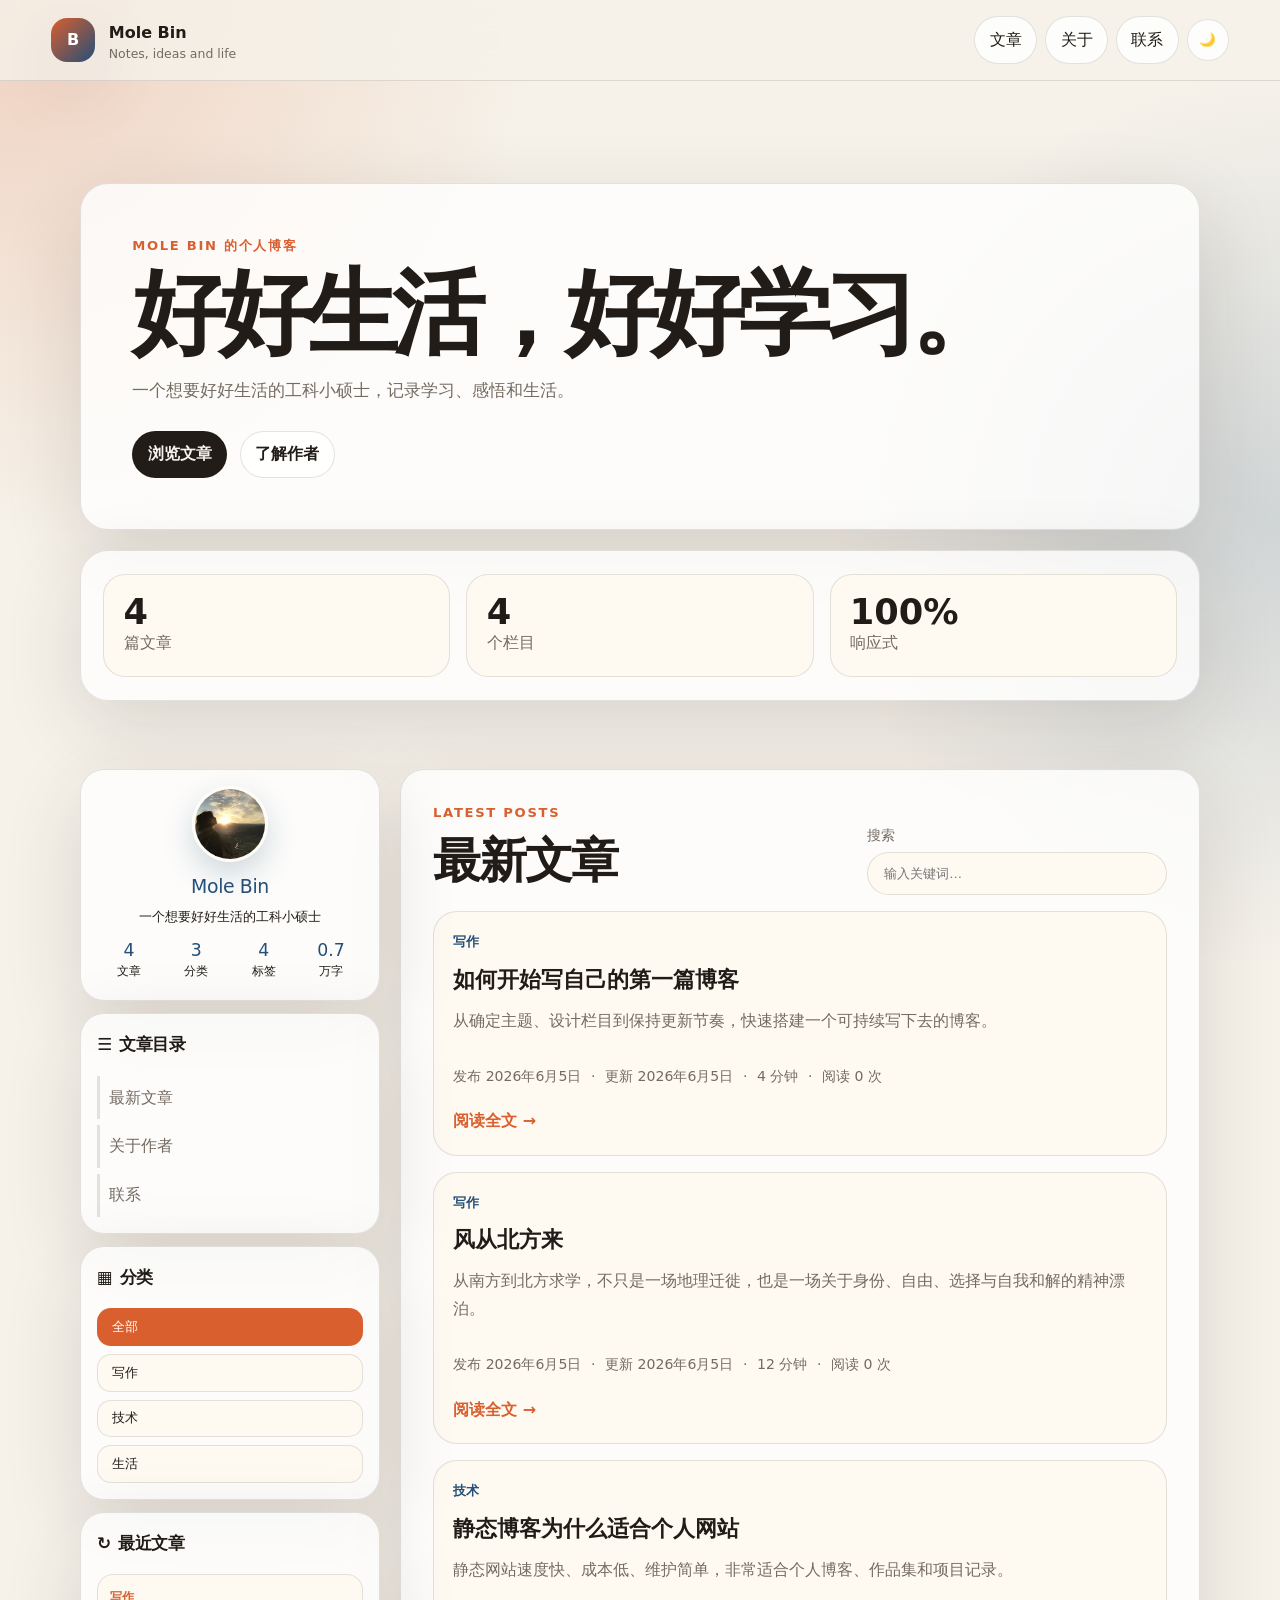
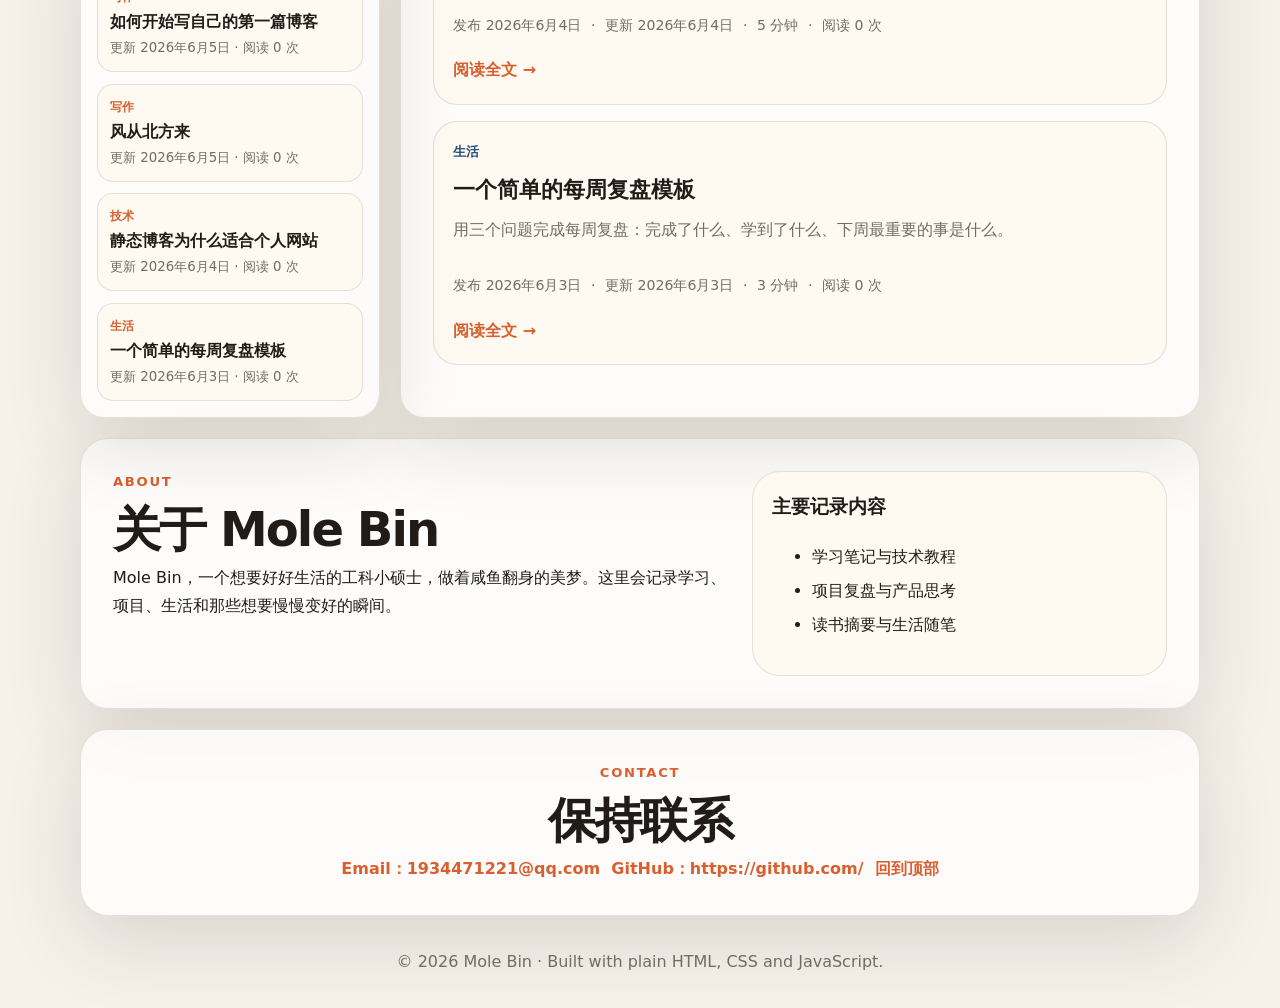
<file: index.html>
<!doctype html>
<html lang="zh-CN">
<head>
  <meta charset="utf-8" />
  <meta name="viewport" content="width=device-width, initial-scale=1" />
  <title>Mole Bin 的个人博客｜学习、写作、生活记录</title>
  <meta name="description" content="Mole Bin 的个人博客，一个想要好好生活的工科小硕士，记录学习笔记、写作感悟、项目复盘和生活灵感。" />
  <meta name="keywords" content="Mole Bin,个人博客,学习笔记,写作,生活记录,工科小硕士,静态博客" />
  <meta name="author" content="Mole Bin" />
  <meta name="robots" content="index, follow" />
  <meta name="google-site-verification" content="IYUHQqWEXm0npSbQ5VCvt4mlcF5uHc3fUXrBnB7VRMw" />
  <link rel="canonical" href="https://molebin.site/" />

  <meta property="og:type" content="website" />
  <meta property="og:title" content="Mole Bin 的个人博客" />
  <meta property="og:description" content="记录学习、写作、项目和生活。好好生活，好好学习。" />
  <meta property="og:url" content="https://molebin.site/" />
  <meta property="og:image" content="https://molebin.site/assets/avatar.jpg" />

  <meta name="twitter:card" content="summary" />
  <meta name="twitter:title" content="Mole Bin 的个人博客" />
  <meta name="twitter:description" content="记录学习、写作、项目和生活。" />
  <meta name="twitter:image" content="https://molebin.site/assets/avatar.jpg" />

  <link rel="sitemap" type="application/xml" href="https://molebin.site/sitemap.xml" />
  <link rel="stylesheet" href="./styles.css?v=20260618d" />
</head>
<body>
  <header class="site-header">
    <a class="brand" href="#top" aria-label="返回首页">
      <span class="brand-mark">B</span>
      <span>
        <strong>Mole Bin</strong>
        <small>Notes, ideas and life</small>
      </span>
    </a>
    <nav class="nav" aria-label="主导航">
      <a href="#posts">文章</a>
      <a href="#about">关于</a>
      <a href="#contact">联系</a>
      <button id="themeToggle" class="icon-button" type="button" aria-label="切换深浅色主题">🌙</button>
    </nav>
  </header>

  <main id="top">
    <section class="hero">
      <div class="hero-content">
        <p class="eyebrow">Mole Bin 的个人博客</p>
        <h1>好好生活，<wbr><span class="title-nowrap">好好学习</span>。</h1>
        <p class="hero-text">一个想要好好生活的工科小硕士，记录学习、感悟和生活。</p>
        <div class="hero-actions">
          <a class="button primary" href="#posts">浏览文章</a>
          <a class="button ghost" href="#about">了解作者</a>
        </div>
      </div>
      <aside class="hero-card" aria-label="博客概览">
        <div class="metric"><strong id="postCount">4</strong><span>篇文章</span></div>
        <div class="metric"><strong>4</strong><span>个栏目</span></div>
        <div class="metric"><strong>100%</strong><span>响应式</span></div>
      </aside>
    </section>

    <section id="posts" class="section posts-section">
      <div class="blog-layout">
        <aside class="left-sidebar" aria-label="作者与文章侧栏">
          <div class="sidebar-card author-card profile-card">
            <img class="author-avatar" src="./assets/avatar.jpg" alt="Mole Bin 的头像" />
            <h3>Mole Bin</h3>
            <p>一个想要好好生活的工科小硕士</p>
            <div class="author-stats" aria-label="博客统计">
              <span><strong id="sidebarPostCount">4</strong><small>文章</small></span>
              <span><strong id="categoryCount">3</strong><small>分类</small></span>
              <span><strong id="tagCount">6</strong><small>标签</small></span>
              <span><strong id="wordCount">0</strong><small>万字</small></span>
            </div>
          </div>

          <div class="sidebar-card toc-card">
            <div class="sidebar-title">
              <h3><span>☰</span> 文章目录</h3>
            </div>
            <nav id="tocList" class="toc-list" aria-label="当前文章目录">
              <a href="#posts">最新文章</a>
              <a href="#about">关于作者</a>
              <a href="#contact">联系</a>
            </nav>
          </div>

          <div class="sidebar-card category-card">
            <div class="sidebar-title">
              <h3><span>▦</span> 分类</h3>
            </div>
            <div id="categoryFilters" class="filters sidebar-filters" aria-label="文章分类筛选"></div>
          </div>

          <div class="sidebar-card latest-card">
            <h3><span>↻</span> 最近文章</h3>
            <div id="latestList" class="latest-list" aria-label="最近文章列表"></div>
          </div>
        </aside>

        <div class="post-main">
          <div class="section-heading">
            <div>
              <p class="eyebrow">Latest Posts</p>
              <h2>最新文章</h2>
            </div>
            <label class="search-box">
              <span>搜索</span>
              <input id="searchInput" type="search" placeholder="输入关键词…" />
            </label>
          </div>
          <div id="postGrid" class="post-grid" aria-live="polite"></div>
          <article id="postReader" class="post-reader" hidden></article>
        </div>
      </div>
    </section>

<section id="about" class="section about-grid">
      <div>
        <p class="eyebrow">About</p>
        <h2>关于 Mole Bin</h2>
        <p>Mole Bin，一个想要好好生活的工科小硕士，做着咸鱼翻身的美梦。这里会记录学习、项目、生活和那些想要慢慢变好的瞬间。</p>
      </div>
      <div class="about-card">
        <h3>主要记录内容</h3>
        <ul>
          <li>学习笔记与技术教程</li>
          <li>项目复盘与产品思考</li>
          <li>读书摘要与生活随笔</li>
        </ul>
      </div>
    </section>

    <section id="contact" class="section contact-card">
      <p class="eyebrow">Contact</p>
      <h2>保持联系</h2>
      <div class="link-row">
        <a href="mailto:1934471221@qq.com">Email：1934471221@qq.com</a>
        <a href="https://github.com/" target="_blank" rel="noreferrer">GitHub：https://github.com/</a>
        <a href="#top">回到顶部</a>
      </div>
    </section>
  </main>

  <footer class="site-footer">
    <p>© <span id="year"></span> Mole Bin · Built with plain HTML, CSS and JavaScript.</p>
  </footer>

  <script src="./script.js?v=20260618d"></script>
</body>
</html>
</file>
<file: styles.css>
:root {
  color-scheme: light;
  --bg: #f6f2ea;
  --surface: rgba(255, 255, 255, 0.78);
  --surface-strong: #fffaf1;
  --text: #211c18;
  --muted: #746b62;
  --line: rgba(33, 28, 24, 0.12);
  --accent: #d95f2e;
  --accent-2: #244f78;
  --shadow: 0 24px 80px rgba(40, 30, 20, 0.14);
  --radius: 28px;
}

[data-theme="dark"] {
  color-scheme: dark;
  --bg: #111318;
  --surface: rgba(28, 31, 39, 0.78);
  --surface-strong: #191c23;
  --text: #f5efe6;
  --muted: #b6afa7;
  --line: rgba(255, 255, 255, 0.12);
  --accent: #ff8b5d;
  --accent-2: #8ec5ff;
  --shadow: 0 24px 80px rgba(0, 0, 0, 0.32);
}

* { box-sizing: border-box; }
html { scroll-behavior: smooth; }
body {
  margin: 0;
  min-height: 100vh;
  background:
    radial-gradient(circle at top left, rgba(217, 95, 46, 0.22), transparent 34rem),
    radial-gradient(circle at right 20%, rgba(36, 79, 120, 0.18), transparent 28rem),
    var(--bg);
  color: var(--text);
  font-family: ui-sans-serif, system-ui, -apple-system, BlinkMacSystemFont, "Segoe UI", "Microsoft YaHei", sans-serif;
  line-height: 1.75;
}

a { color: inherit; text-decoration: none; }
p { margin: 0 0 1rem; }

.site-header {
  position: sticky;
  top: 0;
  z-index: 20;
  display: flex;
  align-items: center;
  justify-content: space-between;
  gap: 1rem;
  padding: 1rem clamp(1rem, 4vw, 4rem);
  backdrop-filter: blur(18px);
  background: color-mix(in srgb, var(--bg), transparent 18%);
  border-bottom: 1px solid var(--line);
}

.brand { display: flex; align-items: center; gap: .85rem; }
.brand-mark {
  display: grid;
  place-items: center;
  width: 44px;
  height: 44px;
  border-radius: 16px;
  color: white;
  font-weight: 900;
  background: linear-gradient(135deg, var(--accent), var(--accent-2));
  box-shadow: var(--shadow);
}
.brand small { display: block; color: var(--muted); font-size: .78rem; line-height: 1.1; }

.nav { display: flex; align-items: center; gap: .5rem; flex-wrap: wrap; justify-content: flex-end; }
.nav a, .icon-button, .filter, .button {
  border: 1px solid var(--line);
  border-radius: 999px;
  padding: .55rem .9rem;
  background: var(--surface);
  color: var(--text);
  cursor: pointer;
  transition: transform .2s ease, border-color .2s ease, background .2s ease;
}
.nav a:hover, .icon-button:hover, .filter:hover, .button:hover { transform: translateY(-1px); border-color: color-mix(in srgb, var(--accent), var(--line)); }
.icon-button { width: 42px; height: 42px; padding: 0; }

main { width: min(1120px, calc(100% - 2rem)); margin: 0 auto; }
.hero {
  display: grid;
  grid-template-columns: 1fr;
  gap: 1.25rem;
  align-items: stretch;
  padding: clamp(3rem, 8vw, 7rem) 0 3rem;
}
.hero-content, .hero-card, .section, .contact-card, .about-card, .post-reader {
  border: 1px solid var(--line);
  border-radius: var(--radius);
  background: var(--surface);
  box-shadow: var(--shadow);
}
.hero-content { padding: clamp(1.5rem, 4vw, 3.5rem); }
.eyebrow {
  margin: 0 0 .6rem;
  color: var(--accent);
  font-size: .82rem;
  font-weight: 800;
  letter-spacing: .13em;
  text-transform: uppercase;
}
.hero h1 {
  margin: 0 0 1rem;
  max-width: 100%;
  font-size: clamp(2.4rem, 8vw, 5.8rem);
  line-height: .98;
  letter-spacing: -0.07em;
  text-wrap: balance;
}
.title-nowrap { white-space: nowrap; }
.hero-text { max-width: 680px; color: var(--muted); font-size: 1.08rem; }
.hero-actions { display: flex; gap: .8rem; flex-wrap: wrap; margin-top: 1.6rem; }
.button { display: inline-flex; align-items: center; justify-content: center; font-weight: 800; }
.button.primary { background: var(--text); color: var(--bg); }
.button.ghost { color: var(--text); }
.hero-card { display: grid; grid-template-columns: repeat(3, minmax(0, 1fr)); align-content: center; gap: 1rem; padding: 1.4rem; }
.metric {
  padding: 1.2rem;
  border-radius: 22px;
  background: var(--surface-strong);
  border: 1px solid var(--line);
}
.metric strong { display: block; font-size: 2.2rem; line-height: 1; }
.metric span { color: var(--muted); }

.section { padding: clamp(1.1rem, 3vw, 2rem); margin: 1.25rem 0; }
.section-heading { display: flex; justify-content: space-between; gap: 1rem; align-items: end; margin-bottom: 1rem; }
.section h2 { margin: 0 0 .5rem; font-size: clamp(1.8rem, 4vw, 3rem); letter-spacing: -0.04em; line-height: 1.1; }
.search-box { display: grid; gap: .35rem; min-width: min(100%, 300px); color: var(--muted); font-size: .86rem; }
.search-box input {
  width: 100%;
  border: 1px solid var(--line);
  border-radius: 999px;
  padding: .8rem 1rem;
  background: var(--surface-strong);
  color: var(--text);
  outline: none;
}
.search-box input:focus { border-color: var(--accent); }
.filters { display: flex; gap: .6rem; flex-wrap: wrap; margin-bottom: 1rem; }
.filter.active { background: var(--accent); color: white; border-color: transparent; }

.posts-section {
  padding: 0;
  border: 0;
  background: transparent;
  box-shadow: none;
}
.blog-layout {
  display: grid;
  grid-template-columns: 300px minmax(0, 1fr);
  gap: 1.25rem;
  align-items: start;
}
.left-sidebar {
  order: 1;
  position: sticky;
  top: 96px;
  display: grid;
  gap: 1rem;
}
.sidebar-card,
.post-main {
  border: 1px solid var(--line);
  border-radius: 24px;
  background: var(--surface);
  box-shadow: var(--shadow);
}
.sidebar-card { padding: 1.2rem; }
.profile-card {
  padding: 1.55rem 1.25rem 1.25rem;
  text-align: center;
}
.author-avatar {
  display: block;
  width: 92px;
  height: 92px;
  margin: 0 auto .85rem;
  border-radius: 50%;
  object-fit: cover;
  object-position: center;
  box-shadow: 0 12px 30px rgba(36, 79, 120, .22);
  border: 4px solid color-mix(in srgb, var(--surface-strong), white 42%);
}
.profile-card h3 {
  justify-content: center;
  margin: .2rem 0 .35rem;
  color: var(--accent-2);
  font-size: 1.45rem;
  font-weight: 500;
  letter-spacing: -0.03em;
}
.profile-card p {
  margin-bottom: 1rem;
  color: var(--text);
  font-size: .93rem;
}
.author-stats {
  display: grid;
  grid-template-columns: repeat(4, 1fr);
  gap: .2rem;
  margin-top: .7rem;
}
.author-stats span {
  display: grid;
  gap: .1rem;
  padding: .2rem .1rem;
  border: 0;
  border-radius: 0;
  background: transparent;
}
.author-stats strong {
  color: var(--accent-2);
  font-size: 1.35rem;
  font-weight: 500;
  line-height: 1.1;
}
.author-stats small {
  color: var(--text);
  font-size: .82rem;
}
.sidebar-card h3,
.sidebar-title h3 {
  display: flex;
  align-items: center;
  gap: .45rem;
  margin: 0;
  font-size: 1.05rem;
  letter-spacing: -0.02em;
}
.notice-card p { margin: .75rem 0 0; color: var(--muted); }
.sidebar-title {
  display: flex;
  align-items: center;
  justify-content: space-between;
  gap: 1rem;
}
.sidebar-title strong {
  color: var(--muted);
  font-size: 1.65rem;
  font-style: italic;
  line-height: 1;
  opacity: .7;
}
.toc-list {
  display: grid;
  gap: .55rem;
  margin-top: 1rem;
}
.toc-list a {
  padding: .5rem .7rem;
  border-left: 3px solid var(--line);
  color: var(--muted);
  transition: color .2s ease, border-color .2s ease, background .2s ease;
}
.toc-list a:hover {
  color: var(--accent);
  border-left-color: var(--accent);
  background: var(--surface-strong);
  border-radius: 0 12px 12px 0;
}
.sidebar-filters {
  display: grid;
  gap: .5rem;
  margin: 1rem 0 0;
}
.sidebar-filters .filter {
  width: 100%;
  border-radius: 14px;
  text-align: left;
  background: var(--surface-strong);
}
.sidebar-filters .filter.active {
  background: var(--accent);
  color: white;
  border-color: transparent;
}
.latest-list {
  display: grid;
  gap: .7rem;
  margin-top: 1rem;
}
.latest-item {
  display: grid;
  gap: .2rem;
  padding: .75rem;
  border: 1px solid var(--line);
  border-radius: 16px;
  background: var(--surface-strong);
  transition: transform .2s ease, border-color .2s ease;
}
.latest-item:hover {
  transform: translateY(-1px);
  border-color: color-mix(in srgb, var(--accent), var(--line));
}
.latest-tag { color: var(--accent); font-size: .75rem; font-weight: 900; }
.latest-item strong { line-height: 1.35; }
.latest-item small { color: var(--muted); }
.post-main { order: 2; padding: clamp(1.1rem, 3vw, 2rem); }

.post-grid {
  display: grid;
  grid-template-columns: 1fr;
  gap: 1rem;
}
.post-card {
  display: flex;
  min-height: 210px;
  flex-direction: column;
  gap: .8rem;
  padding: 1.2rem;
  border: 1px solid var(--line);
  border-radius: 24px;
  background: var(--surface-strong);
  transition: transform .2s ease, border-color .2s ease, box-shadow .2s ease;
}
.post-card:hover {
  transform: translateY(-2px);
  border-color: color-mix(in srgb, var(--accent), var(--line));
  box-shadow: 0 18px 48px rgba(40, 30, 20, .12);
}
.post-card .tag { align-self: flex-start; color: var(--accent-2); font-weight: 800; font-size: .82rem; }
.post-card h3 { margin: 0; font-size: 1.35rem; line-height: 1.25; }
.post-card p { color: var(--muted); }
.post-meta { display: flex; gap: .6rem; flex-wrap: wrap; margin-top: auto; color: var(--muted); font-size: .88rem; }
.read-more { color: var(--accent); font-weight: 900; margin-top: .4rem; }
.empty { grid-column: 1 / -1; color: var(--muted); padding: 2rem; text-align: center; }

.post-reader { margin-top: 1rem; padding: clamp(1.2rem, 4vw, 3rem); background: var(--surface-strong); }
.post-reader h2 { max-width: 820px; }
.post-reader .close-reader { margin-bottom: 1.2rem; }
.post-reader .article-body { max-width: 760px; }
.post-reader .article-body h3 { margin-top: 2rem; }
.post-reader .article-body blockquote {
  margin: 1.2rem 0;
  padding: .8rem 1rem;
  border-left: 4px solid var(--accent);
  background: var(--surface);
  color: var(--muted);
  border-radius: 12px;
}

.about-grid { display: grid; grid-template-columns: 1.2fr .8fr; gap: 1rem; align-items: start; }
.about-card { padding: 1.2rem; box-shadow: none; background: var(--surface-strong); }
.about-card h3 { margin-top: 0; }
.about-card li { margin: .4rem 0; }
.contact-card { text-align: center; }
.link-row { display: flex; justify-content: center; gap: .7rem; flex-wrap: wrap; }
.link-row a { color: var(--accent); font-weight: 900; }
.site-footer { width: min(1120px, calc(100% - 2rem)); margin: 2rem auto; color: var(--muted); text-align: center; }

@media (max-width: 960px) {
  .blog-layout { grid-template-columns: 1fr; }
  .left-sidebar { position: static; grid-template-columns: 1fr; }
}

@media (max-width: 860px) {
  .hero { grid-template-columns: 1fr; padding-top: 2rem; }
  .hero-card { grid-template-columns: 1fr; }
  .section-heading, .about-grid { grid-template-columns: 1fr; display: grid; }
  .left-sidebar { grid-template-columns: 1fr; }
  .post-grid { grid-template-columns: 1fr; }
  .site-header { align-items: flex-start; flex-direction: column; }
  .nav { justify-content: flex-start; }
}







/* No blank area filler */
.blog-layout {
  align-items: stretch;
}
.post-main {
  min-height: 100%;
}
.post-filler {
  display: grid;
  grid-template-columns: repeat(auto-fit, minmax(220px, 1fr));
  gap: 1rem;
  grid-column: 1 / -1;
  margin-top: .2rem;
}
.post-filler-card {
  display: flex;
  min-height: 170px;
  flex-direction: column;
  gap: .65rem;
  border: 1px dashed color-mix(in srgb, var(--accent), var(--line) 65%);
  border-radius: 24px;
  padding: 1.2rem;
  background:
    linear-gradient(135deg, color-mix(in srgb, var(--accent), transparent 92%), transparent 55%),
    var(--surface-strong);
}
.post-filler-card h3 {
  margin: 0;
  font-size: 1.18rem;
  line-height: 1.35;
}
.post-filler-card p {
  color: var(--muted);
}
.filler-links {
  display: grid;
  gap: .45rem;
  margin-top: auto;
}
.filler-links a {
  border: 1px solid var(--line);
  border-radius: 999px;
  padding: .45rem .7rem;
  background: var(--surface);
  color: var(--accent-2);
  font-weight: 800;
  font-size: .9rem;
}
.filler-links a:hover {
  border-color: var(--accent);
  color: var(--accent);
}
@media (max-width: 860px) {
  .post-filler {
    grid-template-columns: 1fr;
  }
}
/* Compact sidebar while reading */
.left-sidebar {
  gap: .75rem;
}
.profile-card {
  min-height: auto;
  padding: 1.15rem 1rem 1rem;
}
.author-avatar {
  width: 76px;
  height: 76px;
  margin-bottom: .55rem;
  border-width: 3px;
}
.profile-card h3 {
  margin: .1rem 0 .2rem;
  font-size: 1.18rem;
}
.profile-card p {
  margin-bottom: .7rem;
  font-size: .84rem;
  line-height: 1.45;
}
.author-stats {
  margin-top: .35rem;
}
.author-stats strong {
  font-size: 1.08rem;
}
.author-stats small {
  font-size: .72rem;
}
.sidebar-card {
  padding: 1rem;
}
.toc-card .toc-list {
  gap: .35rem;
}
.toc-list a {
  padding: .48rem .55rem;
}
body.is-reading .left-sidebar {
  top: 76px;
  gap: .6rem;
}
body.is-reading .profile-card {
  padding: 1rem .9rem .85rem;
}
body.is-reading .author-avatar {
  width: 68px;
  height: 68px;
  margin-bottom: .45rem;
}
body.is-reading .profile-card h3 {
  font-size: 1.05rem;
}
body.is-reading .profile-card p {
  margin-bottom: .55rem;
  font-size: .78rem;
}
body.is-reading .author-stats strong {
  font-size: 1rem;
}
body.is-reading .author-stats small {
  font-size: .68rem;
}
body.is-reading .category-card,
body.is-reading .latest-card {
  display: none;
}
body.is-reading .toc-card {
  padding: .95rem;
}
body.is-reading .toc-list a {
  padding: .45rem .55rem;
  font-size: .9rem;
}
@media (max-width: 960px) {
  body.is-reading .category-card,
  body.is-reading .latest-card {
    display: block;
  }
}
/* Reading TOC stays near top */
body.is-reading .left-sidebar {
  position: sticky;
  top: 76px;
  align-self: start;
  max-height: calc(100vh - 92px);
  overflow: visible;
}
body.is-reading .profile-card {
  min-height: 0;
  max-height: 210px;
  overflow: hidden;
}
body.is-reading .author-avatar {
  width: 58px;
  height: 58px;
}
body.is-reading .profile-card p {
  white-space: nowrap;
  overflow: hidden;
  text-overflow: ellipsis;
}
body.is-reading .author-stats {
  grid-template-columns: repeat(4, minmax(0, 1fr));
}
body.is-reading .toc-card {
  max-height: calc(100vh - 320px);
  overflow: hidden;
}
body.is-reading .toc-card .toc-list {
  max-height: calc(100vh - 390px);
  overflow-y: auto;
  padding-right: .25rem;
  scrollbar-width: thin;
}
body.is-reading .toc-list a {
  display: block;
  line-height: 1.45;
  max-height: 3.1em;
  overflow: hidden;
}
@media (max-width: 960px) {
  body.is-reading .left-sidebar {
    position: static;
    max-height: none;
  }
  body.is-reading .profile-card,
  body.is-reading .toc-card,
  body.is-reading .toc-card .toc-list {
    max-height: none;
    overflow: visible;
  }
}
/* Article return link */
.toc-list .toc-back {
  border-left-color: var(--accent);
  color: var(--accent);
  background: color-mix(in srgb, var(--accent), transparent 92%);
  border-radius: 0 12px 12px 0;
  font-weight: 900;
}
.toc-list .toc-back:hover {
  background: color-mix(in srgb, var(--accent), transparent 86%);
}
.close-reader {
  margin-bottom: 1rem;
}
</file>
